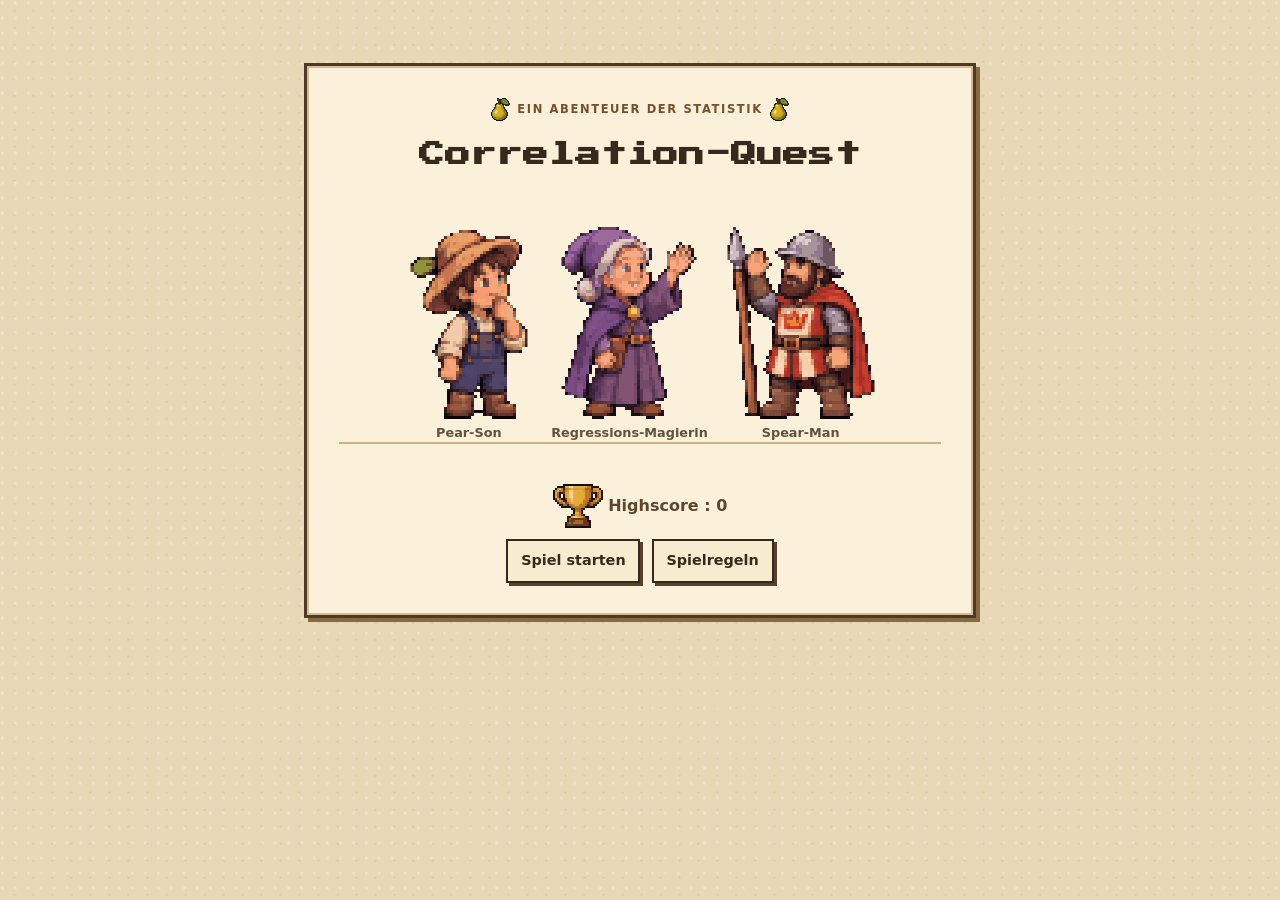
<file: index.html>
<!doctype html>
<html lang="de">
  <head>
    <meta charset="utf-8">
    <meta name="viewport" content="width=device-width, initial-scale=1">
    <link rel="stylesheet" href="./css/characters.css">
    <link rel="stylesheet" href="./css/style.css">
    <title></title>
  </head>
  <body>
    <main id="app" class="app">
      <section id="start-screen" class="start-screen">
        <p class="title-mark"><span class="icon" data-icon="birne"></span><span>Ein Abenteuer der Statistik</span><span class="icon" data-icon="birne"></span></p>
        <h1 id="app-title"></h1>
        <div id="menu-characters" class="menu-characters" aria-label="Die drei Figuren"></div>
        <p id="menu-status" class="menu-status" role="status"></p>
        <p class="menu-highscore"><span class="icon" data-icon="pokal"></span><span id="start-highscore-label"></span>: <strong id="start-highscore-value"></strong></p>
        <p id="start-storage-notice" class="storage-notice" role="status"></p>
        <div class="start-actions">
          <button id="start-button" type="button"></button>
          <button id="rules-button" type="button" aria-controls="rules-card" aria-expanded="false"></button>
        </div>
        <section id="rules-card" class="rules-card" hidden>
          <h2 id="rules-title"></h2>
          <p id="rules-start"></p>
          <ul>
            <li id="rules-perfect"></li>
            <li id="rules-close"></li>
            <li id="rules-miss"></li>
          </ul>
        </section>
      </section>
      <section id="game-screen" class="game-screen" hidden>
        <div class="game-hud">
          <dl class="game-status" aria-live="polite">
            <div><dt id="lives-label"></dt><dd id="lives-value"></dd></div>
            <div><dt id="coins-label"></dt><dd id="coins-value"></dd></div>
            <div><dt id="round-label"></dt><dd id="round-value"><span class="icon status-icon" data-icon="fahne"></span><span id="round-count"></span></dd></div>
            <div><dt id="average-error-label"></dt><dd id="average-error-value"><span class="icon status-icon" data-icon="zielscheibe"></span><span id="average-error-display"></span></dd></div>
          </dl>
          <button id="menu-button" class="menu-button" type="button"
            aria-controls="menu-confirmation" aria-expanded="false"></button>
          <p id="storage-notice" class="storage-notice" role="status"></p>
          <div id="menu-confirmation" class="menu-confirmation" role="group" aria-labelledby="menu-confirmation-text" hidden>
            <span id="menu-confirmation-text"></span>
            <button id="menu-confirm-yes" type="button"></button>
            <button id="menu-confirm-no" type="button"></button>
          </div>
        </div>
        <div class="game-columns">
          <div id="plot" class="plot-container"></div>
          <div class="game-sidebar">
            <div id="round-prompt" class="prompt-row">
              <div id="round-character" class="prompt-character"></div>
              <h2 id="prompt-board" class="prompt-board">
                <span id="round-prompt-title"></span>
                <small id="round-prompt-caption"></small>
              </h2>
            </div>
            <form id="guess-form" class="guess-form">
              <label id="guess-label" for="guess-slider"></label>
              <div class="guess-controls">
                <input id="guess-slider" type="range" min="-1" max="1" step="0.01" value="0">
                <input id="guess-input" type="text" inputmode="decimal" autocomplete="off" value="0.00"
                  aria-describedby="input-error">
              </div>
              <p id="input-error" class="input-error" aria-live="polite"></p>
              <button id="submit-guess" class="submit-guess" type="submit"></button>
            </form>
            <section id="resolution" class="resolution" aria-live="polite" hidden>
              <h2 id="resolution-title"></h2>
              <p id="resolution-round" class="resolution-round"></p>
              <div id="coefficients" class="coefficients"></div>
              <div id="result-scale" class="result-scale-slot"></div>
              <div class="result-row">
                <p id="guess-result" class="guess-result"></p>
                <div id="round-reward" class="round-reward"></div>
              </div>
              <p id="regression-slope" class="regression-slope"></p>
              <div id="group-results" class="group-results"></div>
              <p id="scenario-explanation" class="scenario-explanation"></p>
              <button id="continue-button" type="button"></button>
            </section>
          </div>
        </div>
      </section>
      <section id="game-over" class="game-over-screen" aria-live="polite" hidden>
        <div class="game-over">
          <h2 id="game-over-title"></h2>
          <div id="end-characters" class="end-characters" aria-label="Die drei Figuren"></div>
          <p id="game-over-message" class="end-message"></p>
          <p class="end-score"><span id="game-over-coins-label"></span><span class="icon" data-icon="muenze"></span> <strong id="game-over-coins"></strong></p>
          <p class="end-highscore"><span class="icon" data-icon="pokal"></span><span id="highscore-label"></span>: <strong id="highscore-value"></strong></p>
          <div class="end-actions">
            <button id="new-game-button" type="button"></button>
            <button id="main-menu-button" type="button"></button>
          </div>
        </div>
      </section>
    </main>
    <script type="module" src="./js/main.js"></script>
  </body>
</html>
</file>
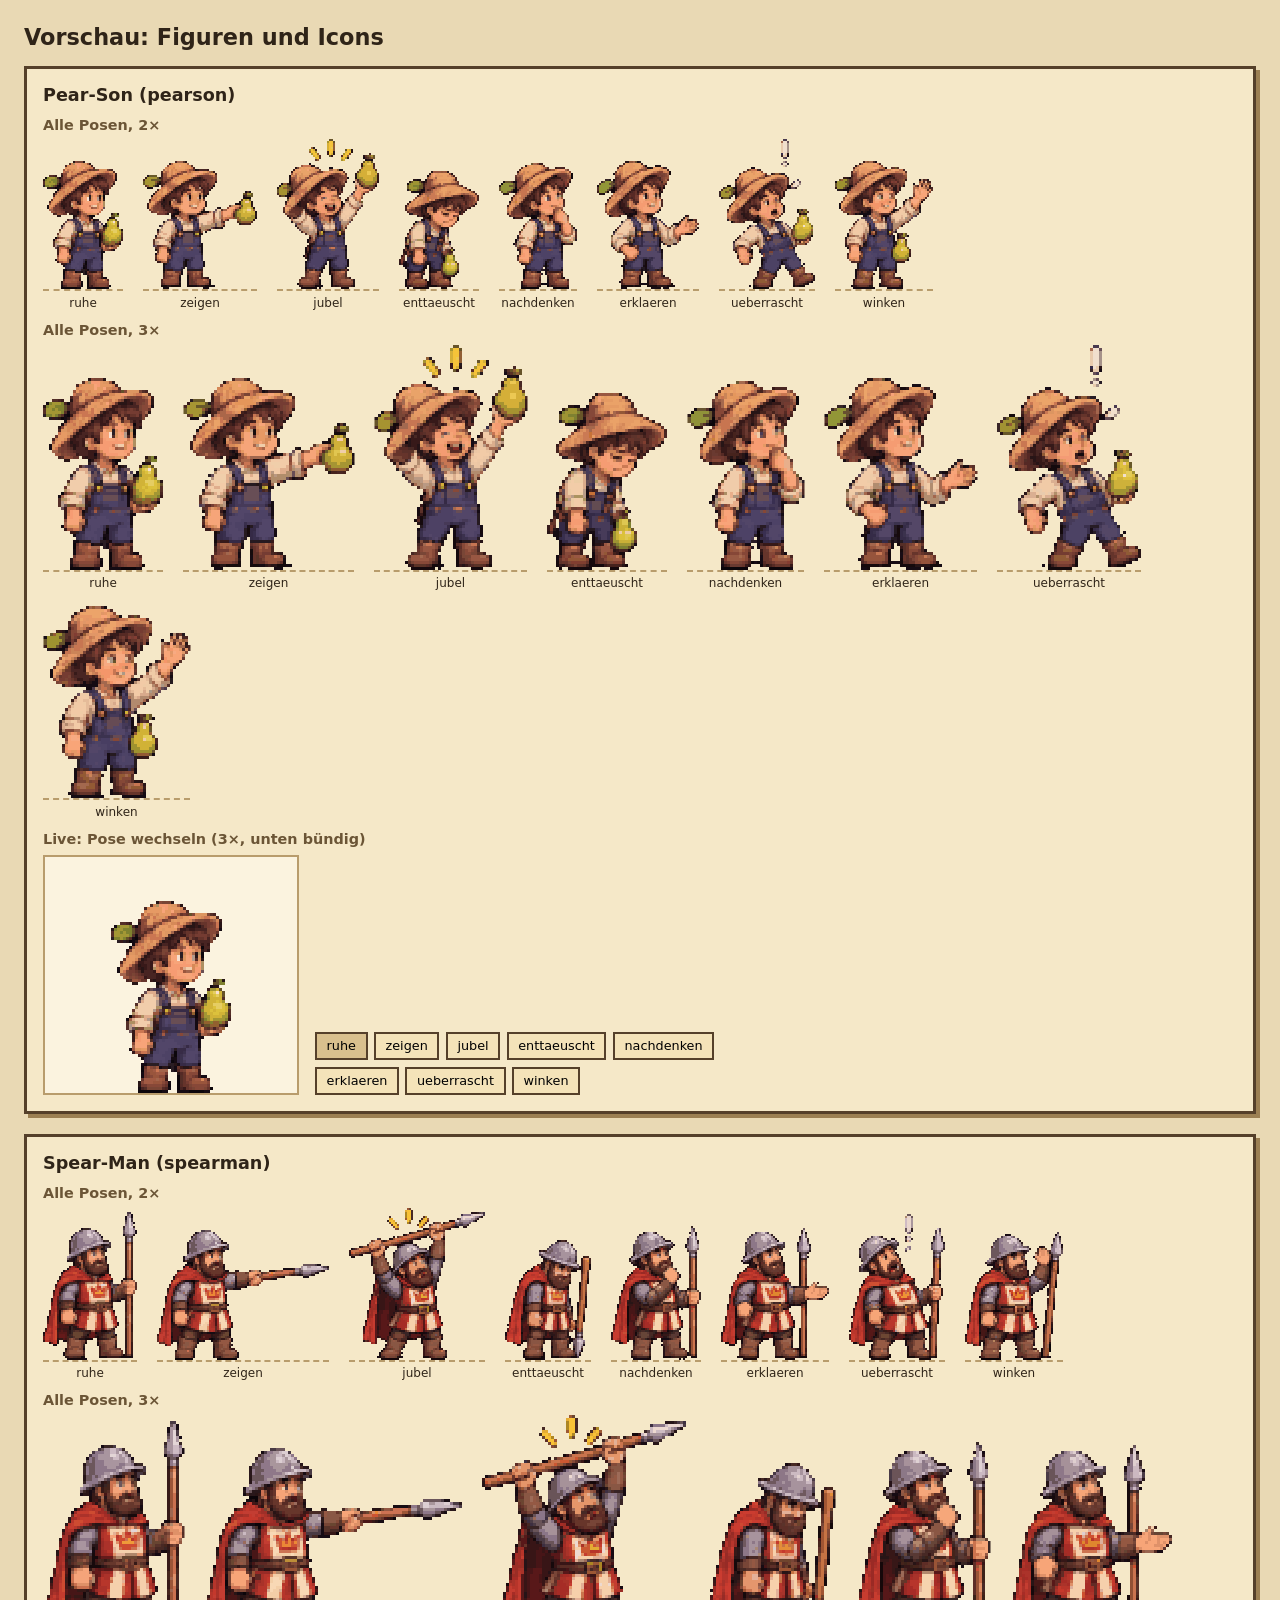
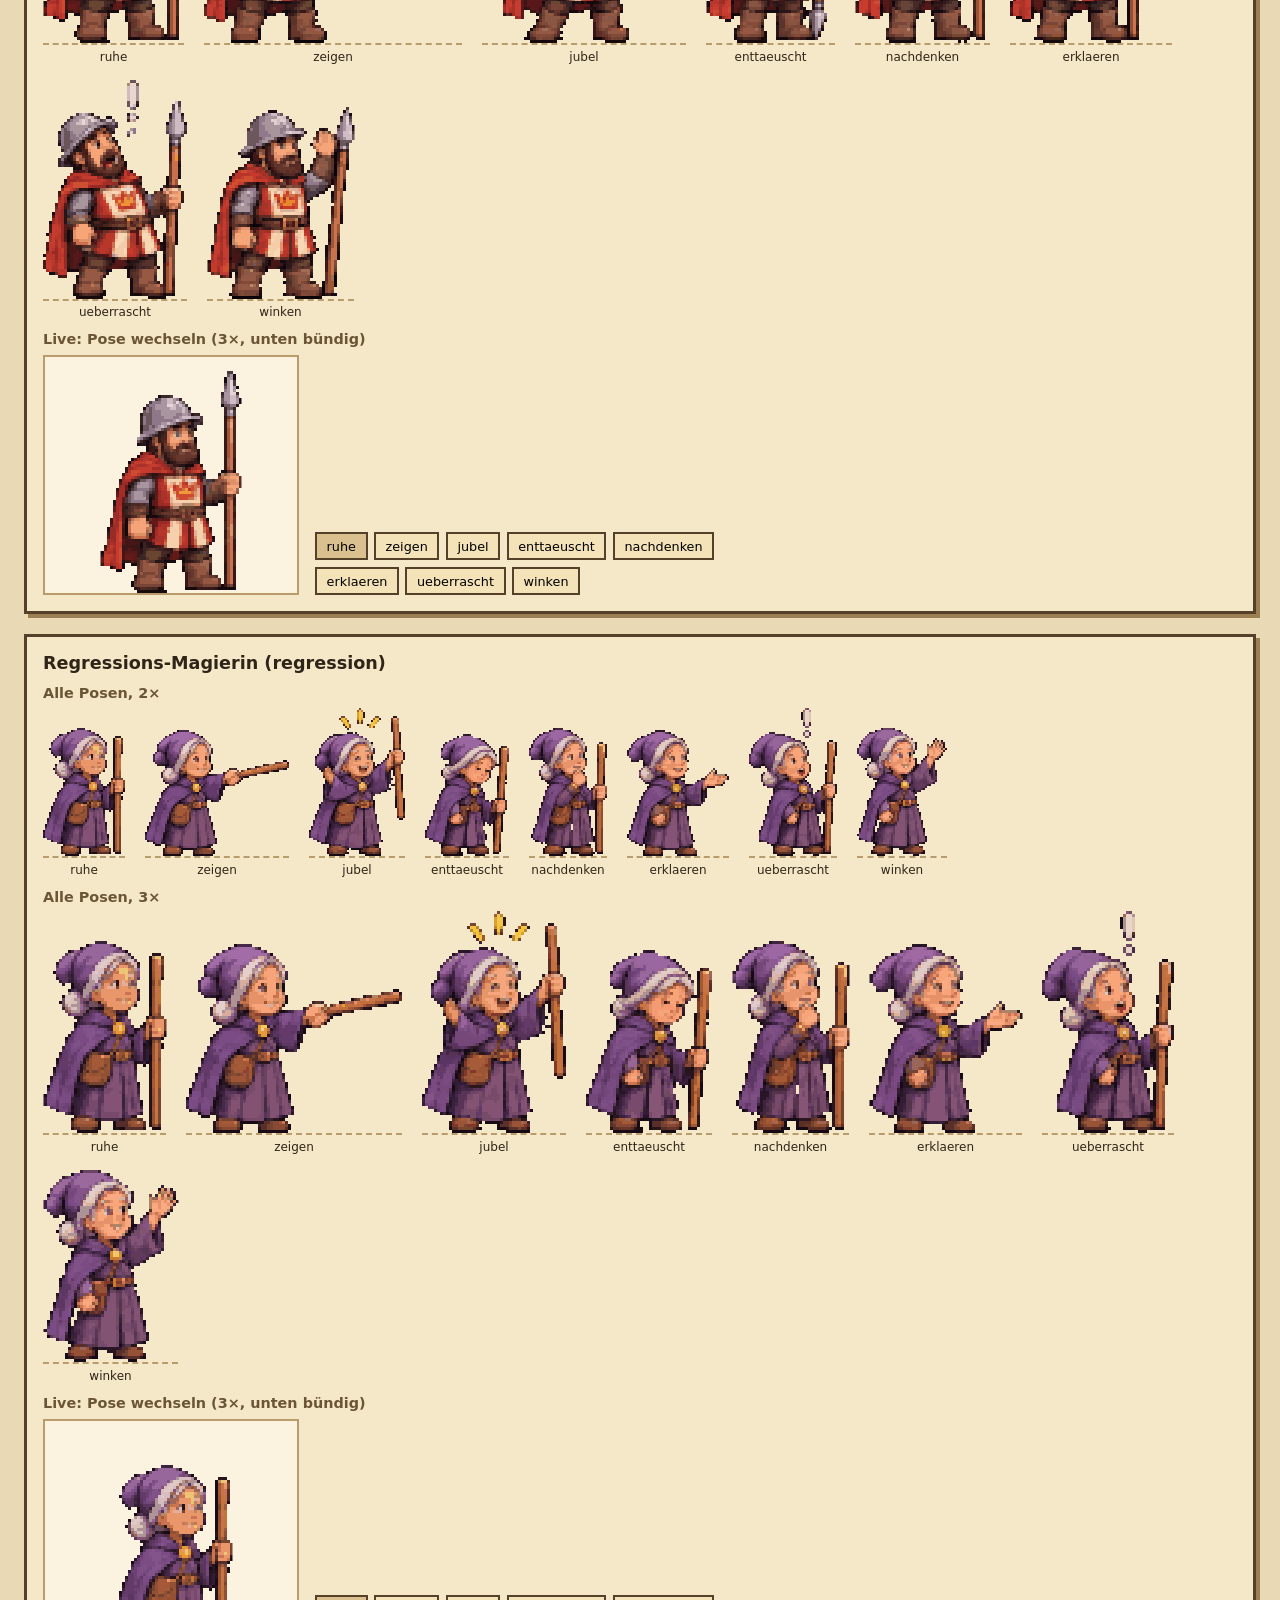
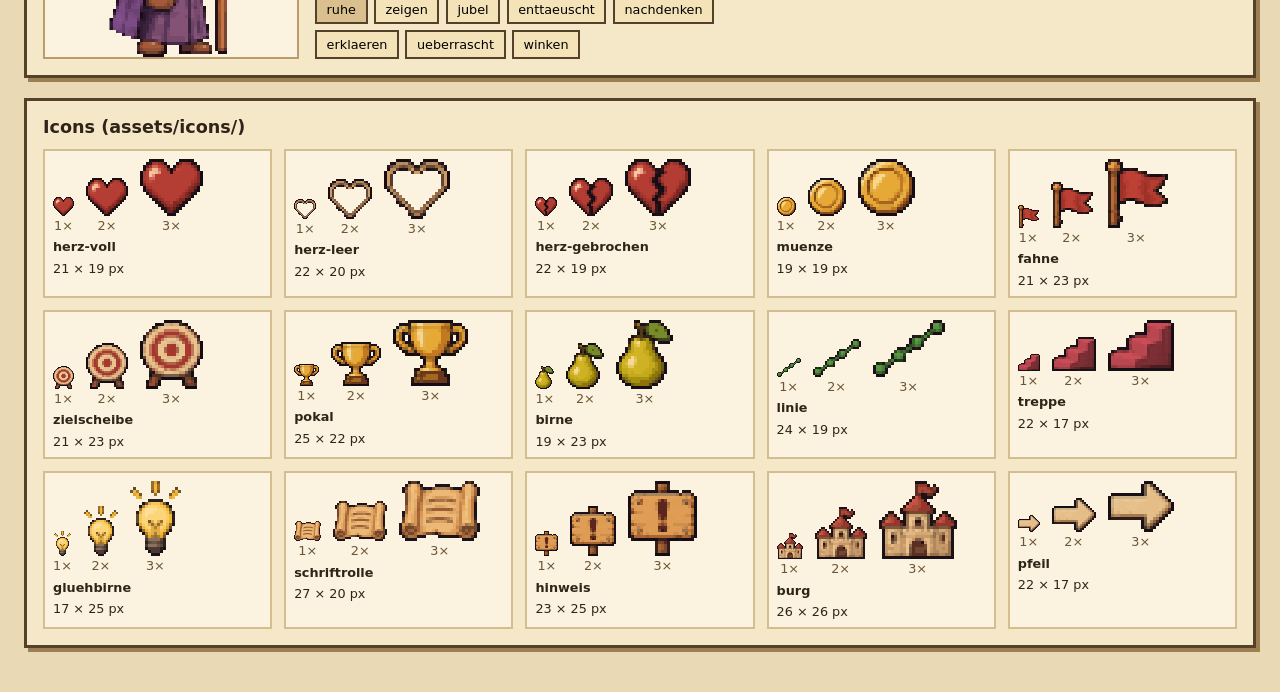
<file: sprites-preview.html>
<!doctype html>
<html lang="de">
  <head>
    <meta charset="utf-8">
    <meta name="viewport" content="width=device-width, initial-scale=1">
    <title>Vorschau: Figuren und Icons</title>
    <link rel="stylesheet" href="./css/characters.css">
    <style>
      :root {
        --parchment: #f5e8c8;
        --ink: #2f2418;
        --frame: #55402a;
      }
      * { box-sizing: border-box; }
      body {
        margin: 0;
        padding: 1.5rem;
        background: #e9d9b4;
        color: var(--ink);
        font-family: system-ui, sans-serif;
      }
      h1 { margin: 0 0 1rem; font-size: 1.4rem; }
      h2 { margin: 0 0 0.75rem; font-size: 1.1rem; }
      h3 { margin: 0.75rem 0 0.4rem; font-size: 0.9rem; color: #6b5536; }
      .card {
        margin-bottom: 1.25rem;
        padding: 1rem;
        border: 3px solid var(--frame);
        background: var(--parchment);
        box-shadow: 4px 4px 0 #9c8053;
      }
      .pose-row {
        display: flex;
        flex-wrap: wrap;
        align-items: flex-end;
        gap: 1rem 1.25rem;
      }
      .pose {
        display: flex;
        flex-direction: column;
        align-items: center;
        gap: 0.3rem;
        font-size: 0.75rem;
      }
      .pose-frame {
        display: flex;
        align-items: flex-end;
        justify-content: center;
        border-bottom: 2px dashed #b89c6c;
      }
      .live {
        display: flex;
        flex-wrap: wrap;
        align-items: flex-end;
        gap: 1rem;
        margin-top: 0.5rem;
      }
      .live-stage {
        display: flex;
        align-items: flex-end;
        justify-content: center;
        min-width: 16rem;
        min-height: 15rem;
        border: 2px solid #b89c6c;
        background: #fbf3df;
      }
      .live-buttons { display: flex; flex-wrap: wrap; gap: 0.4rem; max-width: 30rem; }
      .live-buttons button {
        padding: 0.3rem 0.6rem;
        border: 2px solid var(--frame);
        background: #f4e3b9;
        font: inherit;
        font-size: 0.8rem;
        cursor: pointer;
      }
      .live-buttons button[aria-pressed="true"] { background: #d9c08e; }
      .icon-grid {
        display: grid;
        grid-template-columns: repeat(auto-fill, minmax(13rem, 1fr));
        gap: 0.75rem;
      }
      .icon-sample {
        display: flex;
        flex-direction: column;
        gap: 0.4rem;
        padding: 0.5rem;
        border: 2px solid #d4bd8f;
        background: #fbf3df;
        font-size: 0.8rem;
      }
      .icon-sizes { display: flex; align-items: flex-end; gap: 0.75rem; }
      .icon-sizes img { display: block; image-rendering: pixelated; }
      .size-label { display: flex; flex-direction: column; align-items: center; gap: 0.15rem; color: #6b5536; }
    </style>
  </head>
  <body>
    <h1>Vorschau: Figuren und Icons</h1>
    <div id="characters"></div>
    <section class="card" aria-labelledby="icons-title">
      <h2 id="icons-title">Icons (assets/icons/)</h2>
      <div id="icons" class="icon-grid"></div>
    </section>

    <script type="module">
      import { CHARACTER_NAMES, CHARACTER_POSES, createCharacterSprite } from "./js/characters.js";
      import { ICON_NAMES, iconUrl } from "./js/icons.js";
      import { TEXTS } from "./js/texts.js";

      function el(tag, className = "", text = "") {
        const node = document.createElement(tag);
        if (className) node.className = className;
        if (text) node.textContent = text;
        return node;
      }

      const container = document.querySelector("#characters");
      for (const character of CHARACTER_NAMES) {
        const card = el("section", "card");
        card.append(el("h2", "", `${TEXTS.characterNames[character]} (${character})`));

        for (const scale of [2, 3]) {
          card.append(el("h3", "", `Alle Posen, ${scale}×`));
          const row = el("div", "pose-row");
          for (const pose of CHARACTER_POSES) {
            const item = el("div", "pose");
            const frame = el("div", "pose-frame");
            const sprite = createCharacterSprite(character, { pose, scale });
            frame.append(sprite.element);
            // In der Übersicht soll jede Pose ihren vollen Platz bekommen, ohne Nachbarn zu überdecken.
            sprite.ready.then(() => {
              sprite.element.classList.remove("wippen");
              sprite.element.style.width = sprite.image.style.width;
              sprite.element.style.height = sprite.image.style.height;
              sprite.element.classList.remove("points-right");
            });
            item.append(frame, el("span", "", pose));
            row.append(item);
          }
          card.append(row);
        }

        card.append(el("h3", "", "Live: Pose wechseln (3×, unten bündig)"));
        const live = el("div", "live");
        const stage = el("div", "live-stage");
        const liveSprite = createCharacterSprite(character, { pose: "ruhe", scale: 3 });
        stage.append(liveSprite.element);
        const buttons = el("div", "live-buttons");
        for (const pose of CHARACTER_POSES) {
          const button = el("button", "", pose);
          button.type = "button";
          button.setAttribute("aria-pressed", String(pose === "ruhe"));
          button.addEventListener("click", () => {
            buttons.querySelectorAll("button").forEach((other) => other.setAttribute("aria-pressed", "false"));
            button.setAttribute("aria-pressed", "true");
            void liveSprite.setPose(pose);
          });
          buttons.append(button);
        }
        live.append(stage, buttons);
        card.append(live);
        container.append(card);
      }

      const grid = document.querySelector("#icons");
      for (const name of ICON_NAMES) {
        const sample = el("div", "icon-sample");
        const sizes = el("div", "icon-sizes");
        const probe = new Image();
        probe.src = iconUrl(name);
        probe.onload = () => {
          for (const scale of [1, 2, 3]) {
            const label = el("span", "size-label");
            const image = new Image();
            image.src = probe.src;
            image.alt = "";
            image.width = probe.naturalWidth * scale;
            image.height = probe.naturalHeight * scale;
            label.append(image, el("span", "", `${scale}×`));
            sizes.append(label);
          }
          sample.querySelector(".icon-size-note").textContent = `${probe.naturalWidth} × ${probe.naturalHeight} px`;
        };
        sample.append(sizes, el("strong", "", name), el("span", "icon-size-note"));
        grid.append(sample);
      }
    </script>
  </body>
</html>
</file>
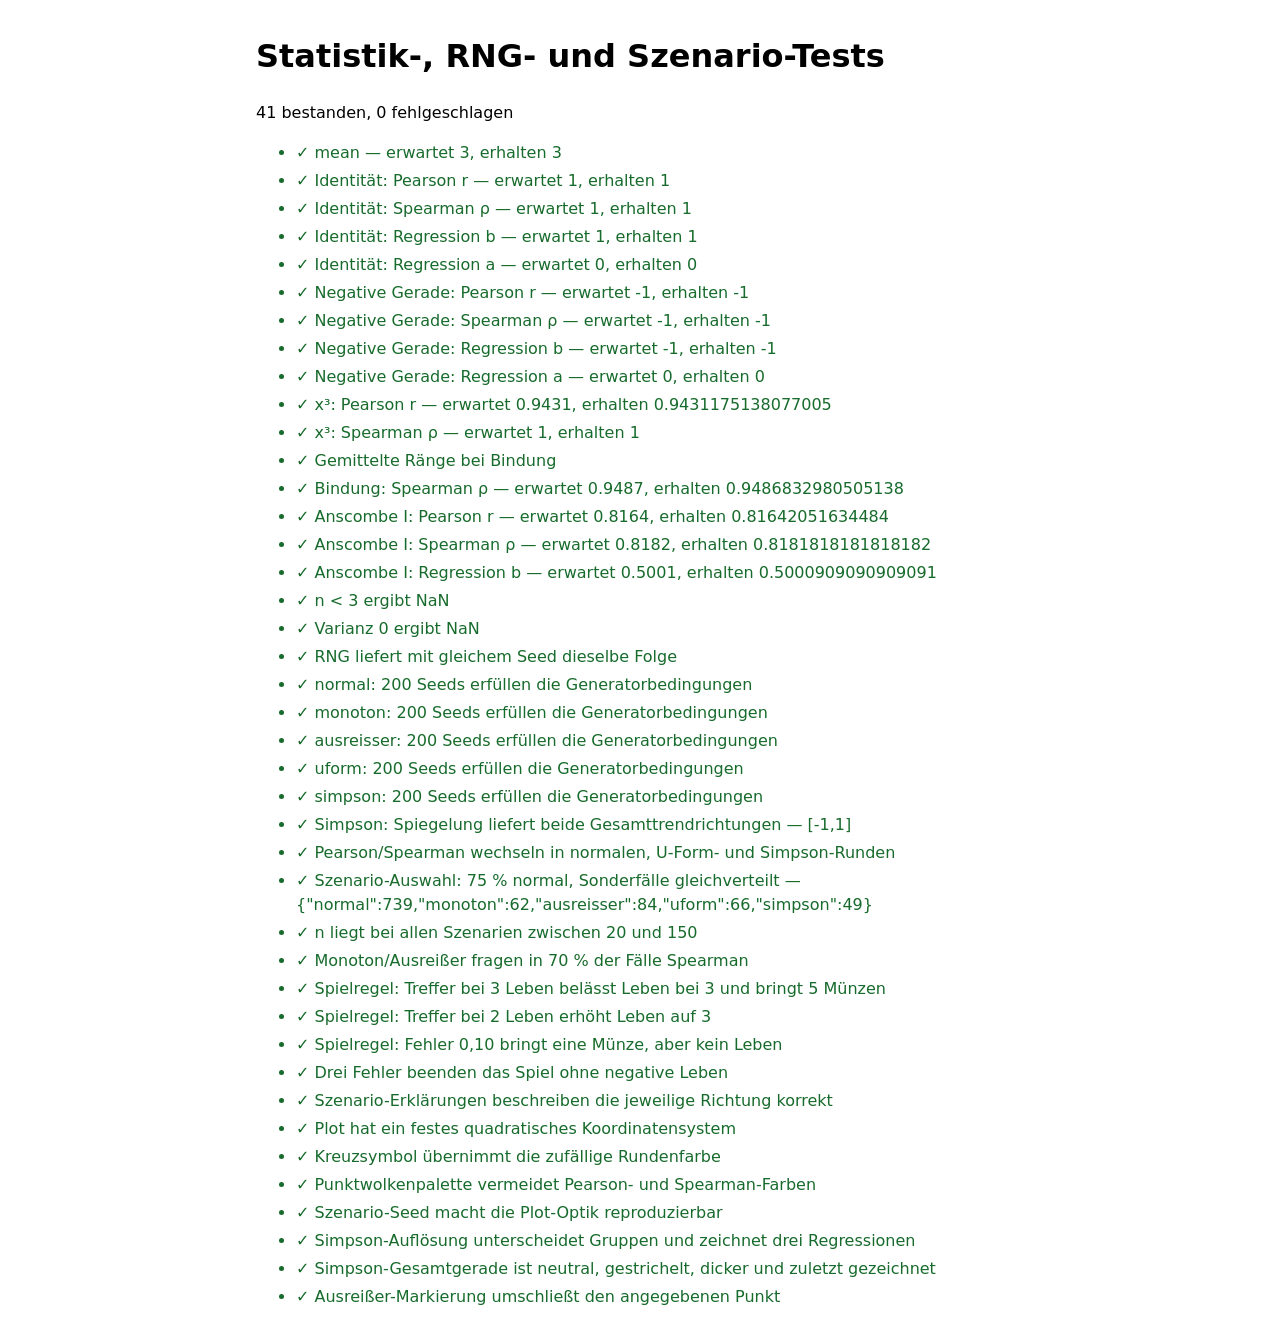
<file: test.html>
<!doctype html>
<html lang="de">
  <head>
    <meta charset="utf-8">
    <meta name="viewport" content="width=device-width, initial-scale=1">
    <title>Correlation-Quest – Tests</title>
    <style>
      body { font: 16px/1.5 system-ui, sans-serif; margin: 2rem auto; max-width: 48rem; padding: 0 1rem; }
      .pass { color: #176b2c; }
      .fail { color: #b42318; }
      li { margin: 0.25rem 0; }
    </style>
  </head>
  <body>
    <h1>Statistik-, RNG- und Szenario-Tests</h1>
    <p id="summary" aria-live="polite">Tests laufen …</p>
    <ul id="results"></ul>
    <script type="module">
      import { createRng } from "./js/rng.js";
      import {
        colorizeGroups,
        drawGroupRegressionLines,
        drawRegressionLine,
        markOutlier,
        renderPlot,
      } from "./js/plot.js";
      import {
        advanceRound,
        createGameState,
        resolveRound,
        startRound,
      } from "./js/game.js";
      import { explanationFor } from "./js/texts.js";
      import { linearRegression, mean, pearson, ranks, spearman } from "./js/stats.js";
      import {
        createScenario,
        generateMonotonic,
        generateNormal,
        generateOutlier,
        generateSimpson,
        generateUForm,
        selectCoefficient,
      } from "./js/scenarios.js";

      const tolerance = 0.0001;
      const results = document.getElementById("results");
      let passed = 0;
      let failed = 0;

      function check(name, condition, detail = "") {
        const item = document.createElement("li");
        item.className = condition ? "pass" : "fail";
        item.textContent = `${condition ? "✓" : "✗"} ${name}${detail ? ` — ${detail}` : ""}`;
        results.append(item);
        if (condition) passed += 1;
        else failed += 1;
      }

      function near(actual, expected) {
        return Number.isFinite(actual) && Math.abs(actual - expected) <= tolerance;
      }

      function checkNear(name, actual, expected) {
        check(name, near(actual, expected), `erwartet ${expected}, erhalten ${actual}`);
      }

      function checkReference(name, x, y, expected) {
        if (expected.r !== undefined) {
          checkNear(`${name}: Pearson r`, pearson(x, y), expected.r);
        }
        if (expected.rho !== undefined) {
          checkNear(`${name}: Spearman ρ`, spearman(x, y), expected.rho);
        }
        if (expected.b !== undefined) {
          checkNear(`${name}: Regression b`, linearRegression(x, y).b, expected.b);
        }
        if (expected.a !== undefined) {
          checkNear(`${name}: Regression a`, linearRegression(x, y).a, expected.a);
        }
      }

      const sequence = [1, 2, 3, 4, 5];
      checkNear("mean", mean(sequence), 3);
      checkReference("Identität", sequence, sequence, { r: 1, rho: 1, a: 0, b: 1 });
      checkReference("Negative Gerade", sequence, sequence.map((value) => -value), {
        r: -1,
        rho: -1,
        a: 0,
        b: -1,
      });

      const cubes = sequence.map((value) => value ** 3);
      checkReference("x³", sequence, cubes, { r: 0.9431, rho: 1 });

      const tiedX = [1, 2, 2, 3];
      const tiedY = [1, 2, 3, 4];
      check("Gemittelte Ränge bei Bindung", JSON.stringify(ranks(tiedX)) === JSON.stringify([1, 2.5, 2.5, 4]));
      checkReference("Bindung", tiedX, tiedY, { rho: 0.9487 });

      const anscombeX = [10, 8, 13, 9, 11, 14, 6, 4, 12, 7, 5];
      const anscombeY = [8.04, 6.95, 7.58, 8.81, 8.33, 9.96, 7.24, 4.26, 10.84, 4.82, 5.68];
      checkReference("Anscombe I", anscombeX, anscombeY, {
        r: 0.8164,
        rho: 0.8182,
        b: 0.5001,
      });

      check("n < 3 ergibt NaN", Number.isNaN(pearson([1, 2], [1, 2]))
        && Number.isNaN(spearman([1, 2], [1, 2]))
        && Number.isNaN(linearRegression([1, 2], [1, 2]).b));
      check("Varianz 0 ergibt NaN", Number.isNaN(pearson([1, 1, 1], [1, 2, 3]))
        && Number.isNaN(spearman([1, 1, 1], [1, 2, 3]))
        && Number.isNaN(linearRegression([1, 1, 1], [1, 2, 3]).b));

      const firstRng = createRng(12345);
      const secondRng = createRng(12345);
      const firstSequence = Array.from({ length: 10 }, () => firstRng.random());
      const secondSequence = Array.from({ length: 10 }, () => secondRng.random());
      check("RNG liefert mit gleichem Seed dieselbe Folge", firstSequence.every(
        (value, index) => value === secondSequence[index],
      ));

      const generators = [
        ["normal", generateNormal],
        ["monoton", generateMonotonic],
        ["ausreisser", generateOutlier],
        ["uform", generateUForm],
        ["simpson", generateSimpson],
      ];

      for (const [type, generate] of generators) {
        let valid = true;
        let detail = "";
        const overallSigns = new Set();
        for (let seed = 0; seed < 200 && valid; seed += 1) {
          const rng = createRng(seed);
          const n = rng.integer(20, 150);
          const scenario = generate(rng, n);
          const x = scenario.points.map((point) => point.x);
          const y = scenario.points.map((point) => point.y);
          const r = pearson(x, y);
          const rho = spearman(x, y);
          const b = linearRegression(x, y).b;
          valid = scenario.type === type
            && scenario.points.length === n
            && Number.isFinite(r)
            && Number.isFinite(rho)
            && Number.isFinite(b)
            && scenario.points.every((point) => (
              Number.isFinite(point.x) && Number.isFinite(point.y)
                && point.x >= 5 && point.x <= 95
                && point.y >= 5 && point.y <= 95
            ))
            && Math.min(...x) === 5 && Math.max(...x) === 95
            && Math.min(...y) === 5 && Math.max(...y) === 95;

          if (type === "monoton") {
            const ordered = scenario.points.every((point, index) => (
              index === 0 || point.x > scenario.points[index - 1].x
            ));
            const increasing = scenario.points.every((point, index) => (
              index === 0 || point.y > scenario.points[index - 1].y
            ));
            const decreasing = scenario.points.every((point, index) => (
              index === 0 || point.y < scenario.points[index - 1].y
            ));
            valid = valid && ordered && (increasing || decreasing) && Math.abs(r - rho) >= 0.15;
          } else if (type === "ausreisser") {
            valid = valid && scenario.outlierIndex === n - 1 && Math.abs(r - rho) >= 0.15;
          } else if (type === "uform") {
            valid = valid && Math.abs(r) < 0.15 && Math.abs(rho) < 0.15;
          } else if (type === "simpson") {
            overallSigns.add(Math.sign(r));
            const groupRs = scenario.groups.map((group) => {
              const points = scenario.points.filter((point) => point.group === group);
              return pearson(
                points.map((point) => point.x),
                points.map((point) => point.y),
              );
            });
            valid = valid && Math.abs(r) >= 0.3
              && groupRs.every((groupR) => Math.abs(groupR) >= 0.5 && groupR * r < 0);
          }
          if (!valid) detail = `Seed ${seed}: r=${r}, ρ=${rho}`;
        }
        check(`${type}: 200 Seeds erfüllen die Generatorbedingungen`, valid, detail);
        if (type === "simpson") {
          check("Simpson: Spiegelung liefert beide Gesamttrendrichtungen",
            overallSigns.has(-1) && overallSigns.has(1), JSON.stringify([...overallSigns]));
        }
      }

      const roundTypes = ["normal", "uform", "simpson"];
      check("Pearson/Spearman wechseln in normalen, U-Form- und Simpson-Runden",
        roundTypes.every((type) => (
          selectCoefficient(type, 1, createRng(1)) === "pearson"
            && selectCoefficient(type, 2, createRng(1)) === "spearman"
        )));

      let spearmanCount = 0;
      let sampleSizesValid = true;
      const scenarioCounts = { normal: 0, monoton: 0, ausreisser: 0, uform: 0, simpson: 0 };
      for (let seed = 0; seed < 1000; seed += 1) {
        const scenario = createScenario(seed, 1);
        scenarioCounts[scenario.type] += 1;
        if (scenario.type === "monoton" || scenario.type === "ausreisser") {
          if (scenario.coefficient === "spearman") spearmanCount += 1;
        }
        sampleSizesValid = sampleSizesValid && scenario.n === scenario.points.length
          && scenario.n >= 20 && scenario.n <= 150
          && (scenario.type === "monoton" || scenario.type === "ausreisser"
            ? scenario.coefficient === "pearson" || scenario.coefficient === "spearman"
            : scenario.coefficient === "pearson");
      }
      check("Szenario-Auswahl: 75 % normal, Sonderfälle gleichverteilt",
        scenarioCounts.normal > 700 && scenarioCounts.normal < 800
          && Object.values(scenarioCounts).slice(1).every((count) => count > 40 && count < 90),
        JSON.stringify(scenarioCounts));
      check("n liegt bei allen Szenarien zwischen 20 und 150", sampleSizesValid);
      check("Monoton/Ausreißer fragen in 70 % der Fälle Spearman",
        spearmanCount / (scenarioCounts.monoton + scenarioCounts.ausreisser) > 0.65
          && spearmanCount / (scenarioCounts.monoton + scenarioCounts.ausreisser) < 0.75);

      const exactScenario = {
        type: "normal",
        coefficient: "pearson",
        points: [{ x: 5, y: 5 }, { x: 50, y: 50 }, { x: 95, y: 95 }],
      };
      const preciseRound = resolveRound(startRound(createGameState(), exactScenario), 0.95);
      check("Spielregel: Treffer bei 3 Leben belässt Leben bei 3 und bringt 5 Münzen",
        preciseRound.result.error === 0.05
          && preciseRound.coins === 5 && preciseRound.lives === 3);
      const twoLivesState = { ...createGameState(), lives: 2 };
      const recoveredRound = resolveRound(startRound(twoLivesState, exactScenario), 0.95);
      check("Spielregel: Treffer bei 2 Leben erhöht Leben auf 3",
        recoveredRound.result.error === 0.05
          && recoveredRound.coins === 5 && recoveredRound.lives === 3);
      const closeRound = resolveRound(startRound(createGameState(), exactScenario), 0.9);
      check("Spielregel: Fehler 0,10 bringt eine Münze, aber kein Leben",
        closeRound.result.error === 0.1
          && closeRound.coins === 1 && closeRound.lives === 3);
      let losingRound = createGameState();
      for (let round = 0; round < 3; round += 1) {
        losingRound = startRound(losingRound, exactScenario);
        losingRound = resolveRound(losingRound, 0.89);
        losingRound = advanceRound(losingRound);
      }
      check("Drei Fehler beenden das Spiel ohne negative Leben",
        losingRound.phase === "gameover" && losingRound.lives === 0);
      check("Szenario-Erklärungen beschreiben die jeweilige Richtung korrekt",
        explanationFor({ type: "simpson" }, { pearson: 0.6 }).includes("steigt")
          && explanationFor({ type: "simpson" }, { pearson: -0.6 }).includes("fällt")
          && explanationFor({ type: "monoton" }, { spearman: -1 }).includes("fallen"));

      const plotContainer = document.createElement("div");
      document.body.append(plotContainer);
      const simpson = generateSimpson(createRng(2468), 60);
      const plotSvg = renderPlot(plotContainer, simpson.points, { random: () => 0.5 });
      check("Plot hat ein festes quadratisches Koordinatensystem",
        plotSvg.getAttribute("viewBox") === "0 0 600 600"
          && plotSvg.querySelectorAll(".plot-point").length === simpson.points.length
          && [...plotSvg.querySelectorAll(".plot-tick-label")].filter(
            (label) => ["0", "25", "50", "75", "100"].includes(label.textContent),
          ).length === 10);
      const crossSvg = renderPlot(plotContainer, simpson.points, { random: () => 0.99 });
      const cross = crossSvg.querySelector(".plot-point");
      check("Kreuzsymbol übernimmt die zufällige Rundenfarbe",
        cross.firstElementChild.getAttribute("stroke") === "currentColor"
          && cross.getAttribute("color") === cross.getAttribute("fill"));

      const expectedPlotColors = new Set([
        "#005B94", "#6F4E9C", "#805000", "#4A5568", "#0072B2", "#A65F00",
      ]);
      const renderedPlotColors = new Set(Array.from({ length: 6 }, (_, index) => {
        const color = (index + 0.1) / 6;
        const coloredPlot = renderPlot(plotContainer, simpson.points, { random: () => color });
        return coloredPlot.querySelector(".plot-point").getAttribute("fill");
      }));
      check("Punktwolkenpalette vermeidet Pearson- und Spearman-Farben",
        renderedPlotColors.size === expectedPlotColors.size
          && [...renderedPlotColors].every((color) => expectedPlotColors.has(color)));

      const seededScenario = createScenario(684, 1);
      const seededPlot = renderPlot(plotContainer, seededScenario.points, {
        random: createRng(seededScenario.seed).random,
      });
      const seededStyle = seededPlot.querySelector(".plot-point");
      const repeatedPlot = renderPlot(plotContainer, seededScenario.points, {
        random: createRng(seededScenario.seed).random,
      });
      const repeatedStyle = repeatedPlot.querySelector(".plot-point");
      check("Szenario-Seed macht die Plot-Optik reproduzierbar",
        seededScenario.seed === 684
          && seededStyle.getAttribute("fill") === repeatedStyle.getAttribute("fill")
          && seededStyle.firstElementChild.tagName === repeatedStyle.firstElementChild.tagName
          && seededStyle.getAttribute("opacity") === repeatedStyle.getAttribute("opacity"));

      const groupedSvg = renderPlot(plotContainer, simpson.points, { random: () => 0.5 });
      colorizeGroups(groupedSvg);
      const groupStyles = new Set([...groupedSvg.querySelectorAll(".plot-point")].map((point) => (
        `${point.getAttribute("fill")}:${point.firstElementChild.tagName}`
      )));
      const groupLines = drawGroupRegressionLines(groupedSvg, simpson.points, simpson.groups);
      const overallLine = drawRegressionLine(groupedSvg, simpson.points, {
        color: "#3F3F46",
        className: "regression-line overall-regression-line",
        strokeWidth: 4.5,
        strokeDasharray: "10 7",
      }).line;
      check("Simpson-Auflösung unterscheidet Gruppen und zeichnet drei Regressionen",
        groupStyles.size === 3 && groupLines.length === 3
          && groupLines.every(({ b }) => Number.isFinite(b))
          && [...groupStyles].every((style) => (
            ["#005B94", "#6F4E9C", "#805000"].some((color) => style.startsWith(`${color}:`))
          )));
      check("Simpson-Gesamtgerade ist neutral, gestrichelt, dicker und zuletzt gezeichnet",
        overallLine === groupedSvg.lastElementChild
          && overallLine.getAttribute("stroke") === "#3F3F46"
          && overallLine.getAttribute("stroke-width") === "4.5"
          && overallLine.getAttribute("stroke-dasharray") === "10 7");

      const outlier = generateOutlier(createRng(84), 60);
      const outlierSvg = renderPlot(plotContainer, outlier.points, {
        random: createRng(84).random,
      });
      markOutlier(outlierSvg, outlier.outlierIndex);
      check("Ausreißer-Markierung umschließt den angegebenen Punkt",
        outlierSvg.querySelector(".outlier-marker")?.getAttribute("cx")
          === outlierSvg.querySelector(
            `.plot-point[data-index="${outlier.outlierIndex}"]`,
          )?.getAttribute("data-x"));
      plotContainer.remove();

      document.getElementById("summary").textContent = `${passed} bestanden, ${failed} fehlgeschlagen`;
    </script>
  </body>
</html>
</file>
<file: css/characters.css>
.character-frame {
  display: inline-flex;
  flex: 0 0 auto;
  align-items: flex-end;
  justify-content: center;
  position: relative;
  vertical-align: bottom;
}

.character-image {
  display: block;
  position: absolute;
  bottom: 0;
  left: 50%;
  transform: translateX(-50%);
  max-width: none;
  image-rendering: pixelated;
}

.character-frame.mirrored .character-image {
  transform: translateX(-50%) scaleX(-1);
}

.character-frame.points-right .character-image {
  left: 0;
  transform: none;
}

.character-frame.wippen {
  animation: wippen 1.8s steps(2, end) infinite;
  transform-origin: center bottom;
}

.character-frame.huepfen {
  animation: huepfen 600ms steps(4, end);
  transform-origin: center bottom;
}

@keyframes wippen {
  0%, 100% { transform: translateY(0); }
  50% { transform: translateY(-2px); }
}

@keyframes huepfen {
  0%, 100% { transform: translateY(0); }
  25% { transform: translateY(-6px); }
  50% { transform: translateY(-10px); }
  75% { transform: translateY(-4px); }
}

@media (prefers-reduced-motion: reduce) {
  .character-frame.wippen,
  .character-frame.huepfen {
    animation: none;
  }
}
</file>
<file: css/style.css>
@font-face {
  font-family: "Press Start 2P";
  src: url("../fonts/PressStart2P-Regular.ttf") format("truetype");
  font-display: swap;
}

:root {
  color-scheme: light;
  --paper: #e8d8b8;
  --card: #fbf1db;
  --ink: #38291d;
  --muted: #62513c;
  --border: #67482d;
  --shadow: #876943;
  --pearson: #416b38;
  --spearman: #a12631;
  --pearson-paper: #e7efdf;
  --spearman-paper: #f4e1df;
}

* {
  box-sizing: border-box;
}

body {
  margin: 0;
  min-width: 20rem;
  background:
    radial-gradient(ellipse at 18% 21%, rgb(255 255 255 / 24%) 0 1px, transparent 2px),
    radial-gradient(ellipse at 76% 63%, rgb(91 57 39 / 7%) 0 1px, transparent 2px),
    var(--paper);
  background-size: 13px 15px, 19px 17px, auto;
  color: var(--ink);
  font: 1rem/1.5 system-ui, sans-serif;
}

.app {
  width: min(100% - 2rem, 75rem);
  margin: 0 auto;
}

.start-screen,
.guess-form,
.resolution,
.game-over {
  padding: 1rem;
  border: 3px solid #4f3927;
  background: var(--card);
  box-shadow: inset 0 0 0 2px #d4bd91, 4px 4px 0 var(--shadow);
}

.start-screen {
  width: min(100%, 42rem);
  margin: clamp(1rem, 7vh, 5rem) auto;
  padding: clamp(1rem, 4vw, 2rem);
  text-align: center;
}

.title-mark {
  margin: 0 0 0.6rem;
  color: #76512d;
  font-size: 0.72rem;
  font-weight: 800;
  letter-spacing: 0.14em;
  text-align: center;
  text-transform: uppercase;
}

h1,
.game-over h2 {
  margin: 0 0 0.75rem;
  font-family: "Press Start 2P", system-ui, sans-serif;
  font-size: clamp(1rem, 3vw, 1.6rem);
  line-height: 1.8;
}

.menu-characters {
  display: flex;
  min-height: 9.5rem;
  align-items: flex-end;
  justify-content: center;
  gap: clamp(0.35rem, 3vw, 1.4rem);
  margin: 0 auto;
  padding: 0.5rem 0.25rem 0;
  border-bottom: 2px solid #c9b184;
}

.menu-character {
  display: grid;
  justify-items: center;
  align-content: end;
  gap: 0.25rem;
  min-width: 0;
  color: var(--muted);
  font-size: 0.8rem;
  font-weight: 750;
}

.menu-character .character-frame {
  height: 7rem;
}

.menu-character-name {
  white-space: nowrap;
}

.menu-highscore {
  display: flex;
  align-items: center;
  justify-content: center;
  gap: 0.35rem;
  margin: 0.7rem 0;
  color: #5b482f;
  font-weight: 700;
}

.menu-status {
  min-height: 1.5em;
  margin: 0.3rem 0 0;
  color: var(--muted);
}

.icon {
  display: inline-flex;
  flex: 0 0 auto;
  align-items: center;
  vertical-align: middle;
}

.icon svg {
  display: block;
  image-rendering: pixelated;
}

.start-actions {
  display: flex;
  flex-wrap: wrap;
  justify-content: center;
  gap: 0.7rem;
}

button {
  width: auto;
  min-height: 2.75rem;
  padding: 0.55rem 0.8rem;
  border: 2px solid var(--ink);
  border-radius: 0;
  background: #f7ebd0;
  color: var(--ink);
  font: 700 0.9rem/1.35 system-ui, sans-serif;
  cursor: pointer;
  box-shadow: 3px 3px 0 #59402c;
}

button.primary {
  background: var(--pearson);
  color: #fff2cc;
}

button:hover {
  filter: brightness(0.94);
}

button:active {
  transform: translate(3px, 3px);
  box-shadow: none;
}

button:focus-visible,
input:focus-visible {
  outline: 3px solid #005b94;
  outline-offset: 3px;
}

.rules-card {
  max-width: 36rem;
  margin: 1.25rem auto 0;
  padding: 1rem;
  border: 2px solid #836c49;
  background: #f3e7cb;
  text-align: left;
}

.rules-card h2 {
  margin-top: 0;
}

.storage-notice,
.input-error {
  color: #9c2029;
}

.storage-notice:empty {
  display: none;
}

.game-screen {
  width: min(100%, 75rem);
  height: 100dvh;
  margin: 0 auto;
  padding: 0.55rem 0;
  display: grid;
  grid-template-rows: auto minmax(0, 1fr);
  gap: 0.5rem;
}

.game-hud {
  display: grid;
  grid-template-columns: minmax(0, 1fr) auto;
  align-items: center;
  gap: 0.25rem 0.75rem;
  min-width: 0;
  padding: 0.35rem;
  border: 2px solid #765837;
  background: #eee0be;
}

.game-status {
  margin: 0;
}

.menu-button {
  min-height: 2.4rem;
  padding: 0.35rem 0.65rem;
  font-size: 0.82rem;
}

.storage-notice,
.menu-confirmation {
  grid-column: 1 / -1;
}

.menu-confirmation {
  display: flex;
  flex-wrap: wrap;
  align-items: center;
  justify-content: flex-end;
  gap: 0.45rem;
  padding: 0.35rem 0.5rem;
  border: 2px solid #836c49;
  background: #f3e7cb;
  font-size: 0.85rem;
}

.menu-confirmation[hidden] {
  display: none;
}

.menu-confirmation span {
  margin-right: auto;
  font-weight: 700;
}

.menu-confirmation button {
  min-height: 2rem;
  padding: 0.25rem 0.5rem;
  font-size: 0.8rem;
}

.game-columns {
  display: grid;
  min-height: 0;
  grid-template-columns: repeat(2, minmax(0, 1fr));
  align-items: stretch;
  gap: 1rem;
}

.game-sidebar {
  display: grid;
  min-width: 0;
  min-height: 0;
  grid-template-rows: auto auto;
  gap: 0.55rem;
}

.game-status {
  display: grid;
  grid-template-columns: repeat(4, minmax(0, 1fr));
  gap: 0.45rem;
  margin: 0;
  padding: 0.3rem;
  border: 0;
  background: transparent;
}

.game-status div {
  display: flex;
  min-width: 0;
  align-items: center;
  justify-content: center;
  gap: 0.35rem;
  padding: 0.35rem;
}

.game-status dt {
  color: var(--muted);
  font-size: 0.78rem;
  font-weight: 700;
}

.game-status dd {
  display: inline-flex;
  align-items: center;
  gap: 0.15rem;
  margin: 0;
  font-size: 1.1rem;
  font-weight: 800;
  font-variant-numeric: tabular-nums;
}

.lives-slots {
  display: inline-flex;
  align-items: center;
  gap: 0.1rem;
}

.lives-slots .icon svg,
.status-icon svg {
  width: 24px;
  height: 24px;
}

.heart-slot.is-breaking {
  animation: heart-break 520ms steps(3, end) both;
}

.heart-slot.is-filling {
  animation: heart-fill 480ms steps(3, end) both;
}

@keyframes heart-break {
  0%, 40% { transform: scale(1.15); }
  100% { transform: scale(0.9); }
}

@keyframes heart-fill {
  0% { transform: scale(0.65); }
  70% { transform: scale(1.2); }
  100% { transform: scale(1); }
}

.storage-notice {
  margin: 0.2rem 0;
  font-size: 0.85rem;
}

.prompt-row {
  display: flex;
  min-width: 0;
  /* Platz für die Ruhe-Pose (bis 74 px × 2); höhere Posen ragen begrenzt darüber hinaus (SPEC Abschnitt 9). */
  height: 9.5rem;
  align-items: flex-end;
  gap: 0.55rem;
  margin: 0;
}

.prompt-character {
  display: flex;
  flex: 0 0 auto;
  min-height: 7.5rem;
  align-items: flex-end;
  justify-content: center;
  position: relative;
  z-index: 2;
}

.prompt-board {
  flex: 1;
  align-self: center;
  margin: 0;
  padding: 0.65rem 0.4rem;
  border: 3px solid #55402a;
  background: #f4e3b9;
  box-shadow: 3px 3px 0 #9c8053;
  text-align: center;
}

.prompt-board span {
  display: block;
  font-size: 1.05rem;
  font-weight: 800;
}

.prompt-board small {
  display: block;
  color: var(--muted);
  font-size: 0.82rem;
  font-weight: 500;
}

.prompt-board.coefficient-pearson {
  color: var(--pearson);
}

.prompt-board.coefficient-spearman {
  color: var(--spearman);
}

.plot-container {
  width: min(100%, calc(100dvh - 8.5rem));
  aspect-ratio: 1;
  align-self: start;
  justify-self: center;
  margin: 0;
  padding: 0.45rem;
  border: 2px solid #7e6847;
  background: #fffaf0;
  box-shadow: 0 0.25rem 1rem rgb(56 41 29 / 12%);
}

.scatterplot {
  display: block;
  width: 100%;
  height: 100%;
}

.plot-tick-label {
  fill: #493d30;
  font: 13px system-ui, sans-serif;
}

.plot-axis-label {
  fill: var(--ink);
  font: 600 16px system-ui, sans-serif;
}

.plot-point {
  transition: opacity 120ms ease;
}

.regression-line,
.outlier-marker {
  vector-effect: non-scaling-stroke;
}

.guess-form,
.resolution,
.game-over {
  width: 100%;
  margin: 0;
}

.guess-form {
  display: grid;
  align-content: start;
  align-self: start;
  min-height: 0;
  gap: 0.45rem;
  padding: 0.75rem;
}

.guess-form label {
  font-weight: 750;
}

.guess-controls {
  display: grid;
  grid-template-columns: minmax(0, 1fr) 6rem;
  align-items: center;
  gap: 0.75rem;
}

.guess-controls input[type="range"] {
  width: 100%;
  min-height: 2.75rem;
  accent-color: var(--coefficient-color, var(--pearson));
}

.guess-controls input[type="text"] {
  width: 100%;
  min-height: 2.75rem;
  padding: 0.4rem 0.55rem;
  border: 2px solid #765837;
  border-radius: 0;
  background: #fffaf0;
  color: var(--ink);
  font: inherit;
  text-align: right;
}

.submit-guess,
.resolution > button {
  justify-self: start;
}

.guess-controls input[aria-invalid="true"] {
  border-color: #b42318;
}

.input-error {
  min-height: 1.5em;
  margin: 0;
}

.coefficients {
  display: grid;
  grid-template-columns: repeat(2, minmax(0, 1fr));
  gap: 0.55rem;
}

.resolution:not([hidden]) {
  display: grid;
  align-content: start;
  align-self: start;
  grid-template-columns: minmax(0, 1fr);
  gap: 0.2rem;
  padding: 0.3rem;
  overflow: auto;
  scrollbar-width: thin;
}

.resolution .resolution-round,
.resolution .guess-result,
.resolution .round-reward,
.resolution .regression-slope,
.resolution .scenario-explanation {
  margin-top: 0.2rem;
  margin-bottom: 0.2rem;
}

.resolution .group-results {
  font-size: 0.8rem;
  line-height: 1.2;
}

.resolution .group-results p {
  margin: 0;
}

.resolution .round-reward {
  padding: 0.35rem 0.5rem;
}

.resolution .coefficient {
  padding: 0.35rem;
}

.resolution .scenario-explanation {
  font-size: 0.82rem;
  line-height: 1.3;
}

.coefficient {
  display: flex;
  justify-content: space-between;
  gap: 0.4rem;
  padding: 0.5rem;
  border: 2px solid #836c49;
  background: #f3e7cb;
  font-size: 0.9rem;
}

.coefficient-pearson {
  color: var(--pearson);
}

.coefficient-spearman {
  color: var(--spearman);
}

.coefficient-highlighted.coefficient-pearson {
  border-color: var(--pearson);
  background: var(--pearson-paper);
}

.coefficient-highlighted.coefficient-spearman {
  border-color: var(--spearman);
  background: var(--spearman-paper);
}

.coefficient strong {
  font-variant-numeric: tabular-nums;
}

.resolution h2 {
  margin: 0;
  color: var(--pearson);
  font-family: "Press Start 2P", system-ui, sans-serif;
  font-size: clamp(0.9rem, 2vw, 1.3rem);
  line-height: 1.4;
  text-align: center;
}

.resolution-round {
  margin: 0 0 0.6rem;
  color: var(--muted);
  font-size: 0.85rem;
  font-weight: 750;
  text-align: center;
}

.resolution[data-outcome="good"] h2,
.resolution[data-outcome="perfect"] h2 {
  color: var(--pearson);
}

.resolution[data-outcome="miss"] h2 {
  color: var(--spearman);
}

.guess-result {
  margin: 0.6rem 0;
  font-weight: 700;
}

.round-reward {
  display: flex;
  flex-wrap: wrap;
  align-items: center;
  gap: 0.55rem;
  margin: 0.6rem 0;
  padding: 0.55rem;
  border: 2px solid #836c49;
  background: #f3e7cb;
  font-weight: 800;
}

.round-reward:empty {
  display: none;
}

.reward-item {
  display: inline-flex;
  align-items: center;
  gap: 0.25rem;
}

.regression-slope {
  margin: 0.5rem 0;
  color: var(--pearson);
  font-weight: 750;
}

.group-results {
  padding-left: 0.75rem;
  border-left: 3px solid #d4bd91;
}

.group-results p {
  margin: 0.35rem 0;
}

.scenario-explanation {
  max-width: 42rem;
  color: #554832;
}

.game-over {
  text-align: center;
}

.game-over-screen {
  display: grid;
  min-height: 100dvh;
  place-items: center;
  padding: 1rem;
}

.game-over-screen .game-over {
  width: min(100%, 42rem);
  margin: 0;
  padding: clamp(1rem, 4vw, 2rem);
}

.game-over .title-mark {
  margin-top: 0.4rem;
}

.end-characters {
  display: flex;
  min-height: 8rem;
  align-items: flex-end;
  justify-content: center;
  gap: clamp(0.35rem, 3vw, 1rem);
  margin: 0.4rem 0;
  border-bottom: 2px solid #c9b184;
}

.end-character {
  display: flex;
  height: 7rem;
  align-items: flex-end;
  position: relative;
  z-index: 1;
}

.end-message {
  margin: 0.5rem 0;
  color: var(--spearman);
  font-weight: 800;
}

.end-score {
  display: flex;
  align-items: center;
  justify-content: center;
  gap: 0.4rem;
  margin: 0.65rem 0 !important;
  padding: 0.5rem;
  border: 2px solid #836c49;
  background: #f3e7cb;
  font-weight: 700;
}

.end-score strong {
  color: var(--pearson);
  font-size: 1.25rem;
  font-variant-numeric: tabular-nums;
}

.end-highscore {
  font-weight: 750;
}

[hidden] {
  display: none !important;
}

@media (max-width: 56.249rem), (orientation: portrait) {
  .app {
    width: min(100% - 1rem, 75rem);
    margin: 0 auto;
  }

  .game-screen {
    width: 100%;
    height: auto;
    min-height: 100dvh;
    padding: 0.25rem 0 0;
    grid-template-rows: auto auto;
    gap: 0.35rem;
  }

  .game-columns {
    margin-top: 3.3rem;
    grid-template-columns: minmax(0, 1fr);
    grid-template-rows: auto auto;
    gap: 0.45rem;
  }

  .game-sidebar {
    display: contents;
  }

  .prompt-row {
    order: 0;
    height: 5.75rem;
  }

  .plot-container {
    width: min(100%, 38dvh, 82dvw);
    padding: 0.25rem;
    order: 1;
  }

  .guess-form,
  .resolution {
    order: 2;
  }

  .guess-form {
    margin: 0.1rem auto 0.35rem;
    padding: 0.6rem;
  }

  .resolution:not([hidden]) {
    margin: 0.1rem auto 0.35rem;
    padding: 0.6rem;
    overflow: visible;
  }

  .game-status {
    grid-template-columns: repeat(4, minmax(0, 1fr));
    gap: 0.25rem;
    padding: 0.25rem;
  }

  .game-status div {
    gap: 0.2rem;
    padding: 0.2rem;
  }

  .game-status dt {
    font-size: 0.72rem;
  }

  .game-status dd {
    font-size: 0.95rem;
  }

  .lives-slots .icon svg,
  .status-icon svg {
    width: 20px;
    height: 20px;
  }

  .input-error:empty {
    display: none;
  }

  .game-over-screen {
    min-height: 100dvh;
  }

  .game-over {
    width: 100%;
  }
}

@media (max-width: 30rem) {
  .game-status {
    grid-template-columns: repeat(2, minmax(0, 1fr));
  }

  .game-status div {
    justify-content: flex-start;
  }

  .plot-container {
    width: min(100%, 32dvh, 82dvw);
  }

  .plot-tick-label {
    font-size: 22px;
  }

  .plot-axis-label {
    font-size: 26px;
  }

  .prompt-board {
    padding: 0.45rem 0.3rem;
  }

  .prompt-board span {
    font-size: 0.92rem;
  }

  .prompt-board small {
    font-size: 0.72rem;
  }

  .guess-controls {
    grid-template-columns: minmax(0, 1fr) 5rem;
    gap: 0.4rem;
  }

  .menu-confirmation {
    justify-content: flex-start;
  }

  .menu-confirmation span {
    flex-basis: 100%;
  }

  .menu-characters {
    min-height: 8rem;
    gap: 0.1rem;
  }

  .menu-character {
    font-size: 0.68rem;
  }

  .menu-character .character-frame {
    height: 6rem;
  }
}

@media (min-width: 56.25rem) and (orientation: landscape) {
  .game-screen {
    --game-stage-size: min(calc(100dvh - 7.1rem), calc((min(100vw - 2rem, 75rem) - 1rem) / 2));
    height: auto;
    min-height: 100dvh;
    padding-right: 0;
    padding-left: 0;
    grid-template-rows: auto auto;
    align-content: center;
  }

  .game-columns {
    height: var(--game-stage-size);
  }

  .game-sidebar {
    grid-template-rows: auto minmax(0, 1fr);
  }

  .plot-container {
    width: min(100%, var(--game-stage-size));
  }

  .resolution:not([hidden]) {
    height: 100%;
    min-height: 0;
    align-self: stretch;
  }

  .game-hud {
    min-height: 5.5rem;
    align-items: center;
    padding: 0.3rem 0.4rem;
  }

  .game-hud .game-status {
    margin: 0;
  }

  .storage-notice {
    margin: 0.1rem 0;
  }
}

@media (prefers-reduced-motion: reduce) {
  *,
  *::before,
  *::after {
    scroll-behavior: auto !important;
    animation-duration: 0.01ms !important;
    animation-iteration-count: 1 !important;
    transition-duration: 0.01ms !important;
  }
}

/* Pixel-Icons aus assets/icons/ (SPEC Abschnitt 10, „Icons“).
   Größe = Originalpixel × ganzzahliger Faktor --icon-scale. */
.pixel-icon {
  display: block;
  flex: 0 0 auto;
  width: calc(var(--icon-w, 20) * var(--icon-scale, 1) * 1px);
  height: calc(var(--icon-h, 20) * var(--icon-scale, 1) * 1px);
  image-rendering: pixelated;
}

.has-icon {
  display: inline-flex;
  align-items: center;
  justify-content: center;
  gap: 0.4rem;
}

.title-mark,
.end-highscore,
.end-score {
  display: flex;
  align-items: center;
  justify-content: center;
  gap: 0.45rem;
}

.lives-slots .heart-slot {
  display: inline-flex;
  align-items: center;
  justify-content: center;
  width: calc(22px * var(--icon-scale, 1));
  height: calc(20px * var(--icon-scale, 1));
}

.prompt-board #round-prompt-title.has-icon {
  display: flex;
}

.prompt-board #round-prompt-title > span {
  display: inline;
}

.coefficient-term {
  display: inline-flex;
  align-items: center;
  gap: 0.3rem;
}

#resolution-title {
  display: flex;
  align-items: center;
  justify-content: center;
  gap: 0.5rem;
}

.scenario-explanation.has-icon {
  display: flex;
  align-items: flex-start;
  justify-content: flex-start;
  text-align: left;
}

.scenario-explanation.has-icon .pixel-icon {
  margin-top: 0.1rem;
}

@media (min-width: 56.25rem) and (min-height: 40rem) {
  .game-status,
  .menu-highscore,
  .end-highscore,
  .end-score {
    --icon-scale: 2;
  }
}

@media (max-width: 56.249rem), (orientation: portrait) {
  /* Breitere Posen (zeigen, jubel, winken) ragen zur Seite heraus und dürfen nicht am Fensterrand abgeschnitten werden. */
  .prompt-row {
    padding-left: 1.5rem;
  }
}

/* Endbildschirm: beide Buttons in einer Zeile, auf gleicher Höhe. */
.end-actions {
  display: flex;
  flex-wrap: wrap;
  align-items: center;
  justify-content: center;
  gap: 0.7rem;
}

.end-actions button {
  display: inline-flex;
  align-items: center;
  justify-content: center;
  min-height: 3rem;
  margin: 0;
}

/* Ergebnisskala (SPEC Abschnitt 12) */
.result-scale {
  margin: 0.1rem 0 0;
}

.result-scale-svg {
  display: block;
  width: 100%;
  height: auto;
  overflow: visible;
}

.result-scale-track {
  stroke: #55402a;
  stroke-width: 2;
}

.result-scale-tick {
  stroke: #55402a;
  stroke-width: 1.2;
}

.result-scale-tick-label {
  fill: #6b5536;
  font-size: 10px;
  font-weight: 700;
}

.result-scale-pearson .result-scale-band-wide { fill: var(--pearson-paper); }
.result-scale-pearson .result-scale-band-narrow { fill: color-mix(in srgb, var(--pearson) 28%, var(--pearson-paper)); }
.result-scale-spearman .result-scale-band-wide { fill: var(--spearman-paper); }
.result-scale-spearman .result-scale-band-narrow { fill: color-mix(in srgb, var(--spearman) 25%, var(--spearman-paper)); }

.result-scale-marker {
  stroke: #fff;
  stroke-width: 1.2;
}

.marker-pearson { fill: var(--pearson); }
.marker-spearman { fill: var(--spearman); }
.marker-estimate { fill: #2f2418; }

.result-scale-legend {
  display: flex;
  flex-wrap: wrap;
  justify-content: center;
  gap: 0.1rem 0.9rem;
  font-size: 0.7rem;
  font-weight: 700;
  color: #554832;
}

.legend-item {
  display: inline-flex;
  align-items: center;
  gap: 0.3rem;
}

.legend-swatch {
  display: inline-block;
  width: 0.65rem;
  height: 0.65rem;
}

.legend-estimate .legend-swatch {
  background: #2f2418;
  clip-path: polygon(0 0, 100% 0, 50% 100%);
}

.legend-pearson .legend-swatch {
  border-radius: 50%;
  background: var(--pearson);
}

.legend-spearman .legend-swatch {
  background: var(--spearman);
  clip-path: polygon(50% 0, 100% 50%, 50% 100%, 0 50%);
}

/* Die Runde steht bereits in der Statusleiste; in der Auflösung spart das eine Zeile für die Ergebnisskala. */
.resolution .resolution-round {
  display: none;
}

/* Schätzung/Fehler und Belohnung in einer Zeile, damit die Auflösung samt Ergebnisskala ohne Scrollen passt. */
.result-row {
  display: flex;
  flex-wrap: wrap;
  align-items: center;
  justify-content: space-between;
  gap: 0.3rem 0.6rem;
}

.result-row .guess-result {
  flex: 1 1 12rem;
  margin: 0;
}

.result-row .round-reward {
  flex: 0 0 auto;
  margin: 0;
}
</file>
